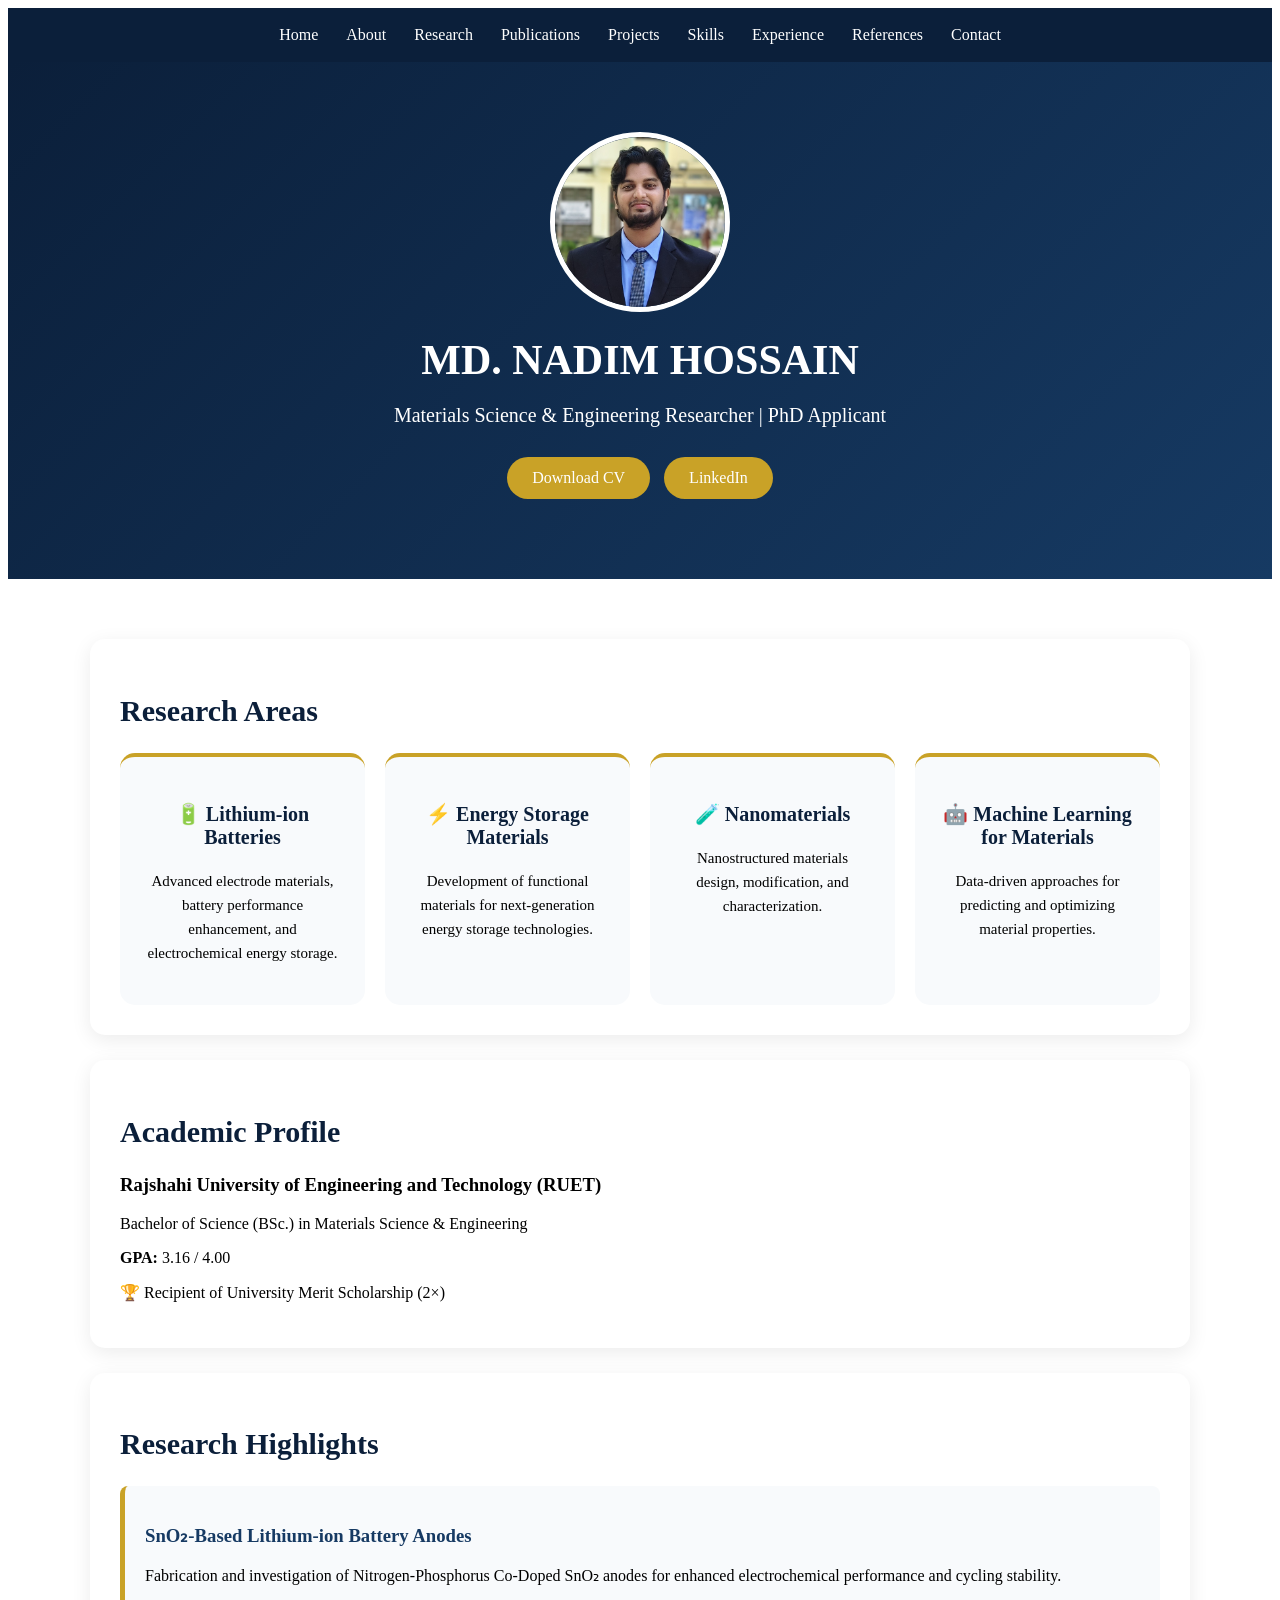
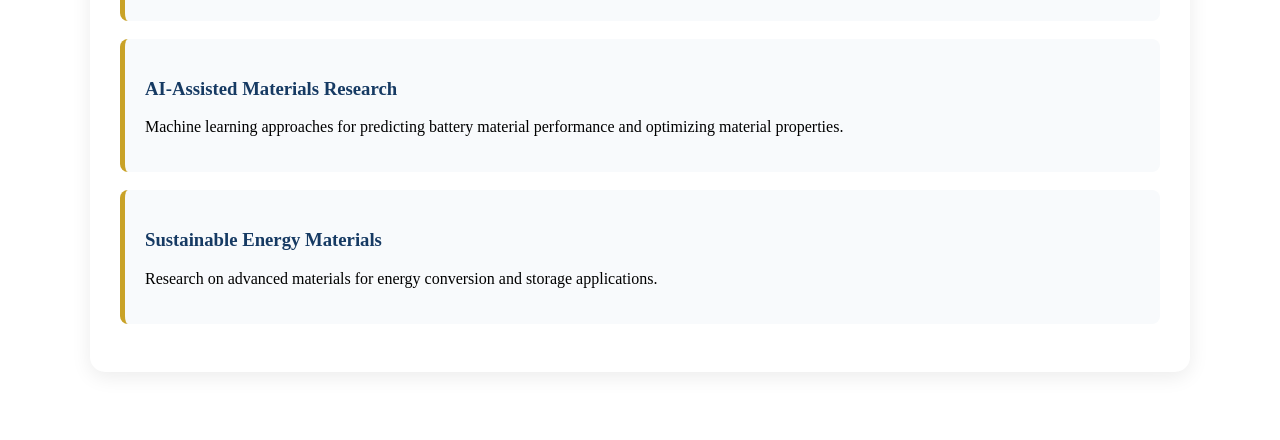
<file: index.html>
<!DOCTYPE html>
<html>
<head>
<title>Md. Nadim Hossain</title>
<link rel="stylesheet" href="css/style.css">
</head>

<body>

<nav>
<a href="index.html">Home</a>
<a href="about.html">About</a>
<a href="research.html">Research</a>
<a href="publications.html">Publications</a>
<a href="projects.html">Projects</a>
<a href="skills.html">Skills</a>
<a href="experience.html">Experience</a>
<a href="references.html">References</a>
<a href="contact.html">Contact</a>
</nav>


<div class="hero">

<img class="profile" src="profile.jpg">

<h1>MD. NADIM HOSSAIN</h1>

<p>
Materials Science & Engineering Researcher | PhD Applicant
</p>


<a href="assets/cv.pdf" class="btn" target="_blank">
Download CV
</a>


<a class="btn" 
href="https://www.linkedin.com/in/md-nadim-hossain-80517b2b6" 
target="_blank">
LinkedIn
</a>

</div>



<div class="container">


<!-- Research Areas -->

<div class="card">

<h2>Research Areas</h2>


<div class="research-grid">


<div class="research-box">

<h3>🔋 Lithium-ion Batteries</h3>

<p>
Advanced electrode materials, battery performance enhancement,
and electrochemical energy storage.
</p>

</div>



<div class="research-box">

<h3>⚡ Energy Storage Materials</h3>

<p>
Development of functional materials for next-generation
energy storage technologies.
</p>

</div>



<div class="research-box">

<h3>🧪 Nanomaterials</h3>

<p>
Nanostructured materials design, modification,
and characterization.
</p>

</div>



<div class="research-box">

<h3>🤖 Machine Learning for Materials</h3>

<p>
Data-driven approaches for predicting and optimizing
material properties.
</p>

</div>


</div>

</div>




<!-- Academic Profile -->

<div class="card">

<h2>Academic Profile</h2>


<h3>
Rajshahi University of Engineering and Technology (RUET)
</h3>


<p>
Bachelor of Science (BSc.) in Materials Science & Engineering
</p>


<p>
<b>GPA:</b> 3.16 / 4.00
</p>


<p>
🏆 Recipient of University Merit Scholarship (2×)
</p>


</div>





<!-- Research Highlights -->


<div class="card">


<h2>Research Highlights</h2>



<div class="highlight">

<h3>
SnO₂-Based Lithium-ion Battery Anodes
</h3>

<p>
Fabrication and investigation of Nitrogen-Phosphorus Co-Doped SnO₂
anodes for enhanced electrochemical performance and cycling stability.
</p>

</div>




<div class="highlight">

<h3>
AI-Assisted Materials Research
</h3>

<p>
Machine learning approaches for predicting battery material
performance and optimizing material properties.
</p>

</div>





<div class="highlight">

<h3>
Sustainable Energy Materials
</h3>

<p>
Research on advanced materials for energy conversion
and storage applications.
</p>

</div>


</div>



</div>


</body>
</html>
</file>
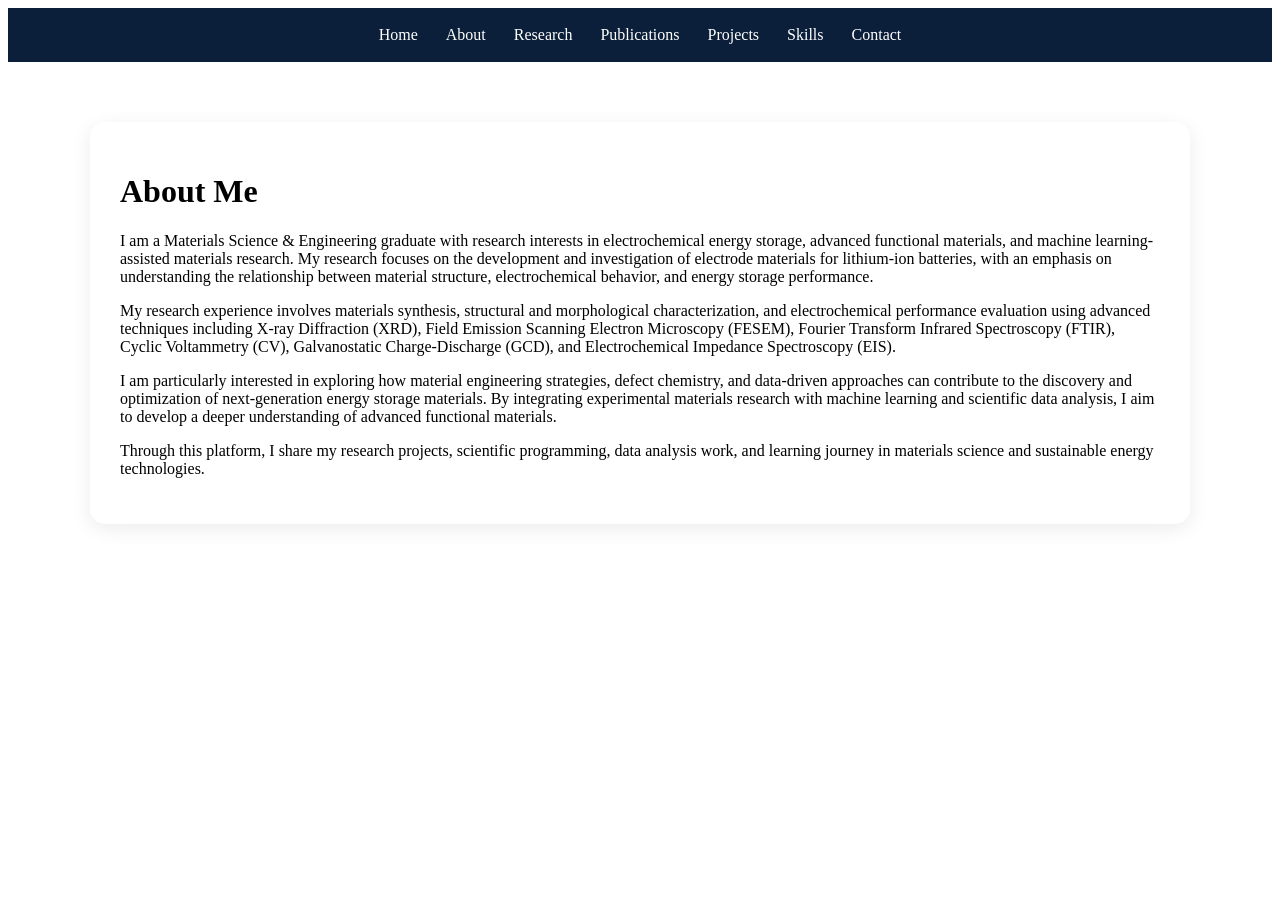
<file: about.html>
<!DOCTYPE html>
<html>
<head>
<title>About Me</title>
<link rel="stylesheet" href="css/style.css">
</head>
<body>
<nav>
<a href="index.html">Home</a>
<a href="about.html">About</a>
<a href="research.html">Research</a>
<a href="publications.html">Publications</a>
<a href="projects.html">Projects</a>
<a href="skills.html">Skills</a>
<a href="contact.html">Contact</a>
</nav>
<div class="container">
<div class="card">

<h1>About Me</h1>

<p>
I am a Materials Science & Engineering graduate with research interests in 
electrochemical energy storage, advanced functional materials, and 
machine learning-assisted materials research. My research focuses on the 
development and investigation of electrode materials for lithium-ion batteries, 
with an emphasis on understanding the relationship between material structure, 
electrochemical behavior, and energy storage performance.
</p>

<p>
My research experience involves materials synthesis, structural and 
morphological characterization, and electrochemical performance evaluation 
using advanced techniques including X-ray Diffraction (XRD), Field Emission 
Scanning Electron Microscopy (FESEM), Fourier Transform Infrared Spectroscopy 
(FTIR), Cyclic Voltammetry (CV), Galvanostatic Charge-Discharge (GCD), and 
Electrochemical Impedance Spectroscopy (EIS).
</p>

<p>
I am particularly interested in exploring how material engineering strategies, 
defect chemistry, and data-driven approaches can contribute to the discovery 
and optimization of next-generation energy storage materials. By integrating 
experimental materials research with machine learning and scientific data 
analysis, I aim to develop a deeper understanding of advanced functional 
materials.
</p>

<p>
Through this platform, I share my research projects, scientific programming, 
data analysis work, and learning journey in materials science and sustainable 
energy technologies.
</p>

</div>
</div>
</body>
</html>
</file>
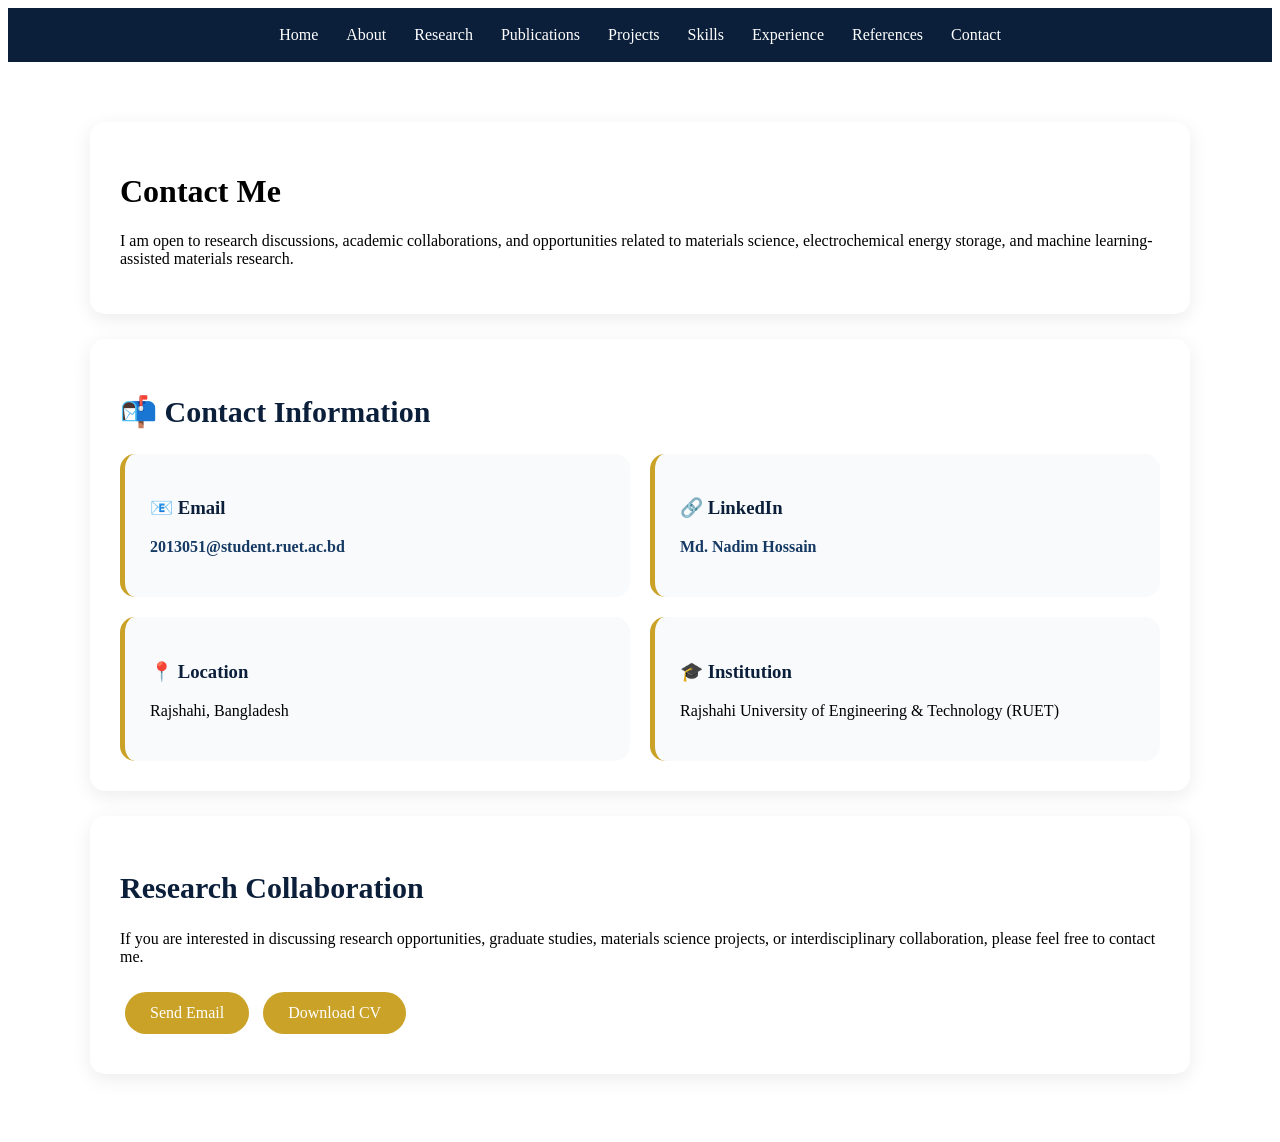
<file: contact.html>
<!DOCTYPE html>
<html>

<head>

<title>Contact | Md. Nadim Hossain</title>

<link rel="stylesheet" href="css/style.css">

</head>


<body>


<nav>

<a href="index.html">Home</a>
<a href="about.html">About</a>
<a href="research.html">Research</a>
<a href="publications.html">Publications</a>
<a href="projects.html">Projects</a>
<a href="skills.html">Skills</a>
<a href="experience.html">Experience</a>
<a href="references.html">References</a>
<a href="contact.html">Contact</a>

</nav>




<div class="container">



<!-- Contact Introduction -->

<div class="card">


<h1>Contact Me</h1>


<p>
I am open to research discussions, academic collaborations, and opportunities 
related to materials science, electrochemical energy storage, and 
machine learning-assisted materials research.
</p>


</div>






<!-- Contact Information -->

<div class="card">


<h2>📬 Contact Information</h2>



<div class="contact-grid">



<div class="contact-box">

<h3>📧 Email</h3>

<p>
<a href="mailto:2013051@student.ruet.ac.bd">
2013051@student.ruet.ac.bd
</a>
</p>

</div>




<div class="contact-box">

<h3>🔗 LinkedIn</h3>

<p>
<a href="https://www.linkedin.com/in/md-nadim-hossain-80517b2b6" target="_blank">
Md. Nadim Hossain
</a>
</p>

</div>




<div class="contact-box">

<h3>📍 Location</h3>

<p>
Rajshahi, Bangladesh
</p>

</div>




<div class="contact-box">

<h3>🎓 Institution</h3>

<p>
Rajshahi University of Engineering & Technology (RUET)
</p>

</div>


</div>


</div>







<!-- Research Collaboration -->

<div class="card">


<h2>Research Collaboration</h2>


<p>
If you are interested in discussing research opportunities, graduate studies, 
materials science projects, or interdisciplinary collaboration, please feel 
free to contact me.
</p>


<a href="mailto:2013051@student.ruet.ac.bd" class="btn">

Send Email

</a>


<a href="assets/cv.pdf" class="btn" target="_blank">

Download CV

</a>


</div>










</div>



</body>

</html>
</file>
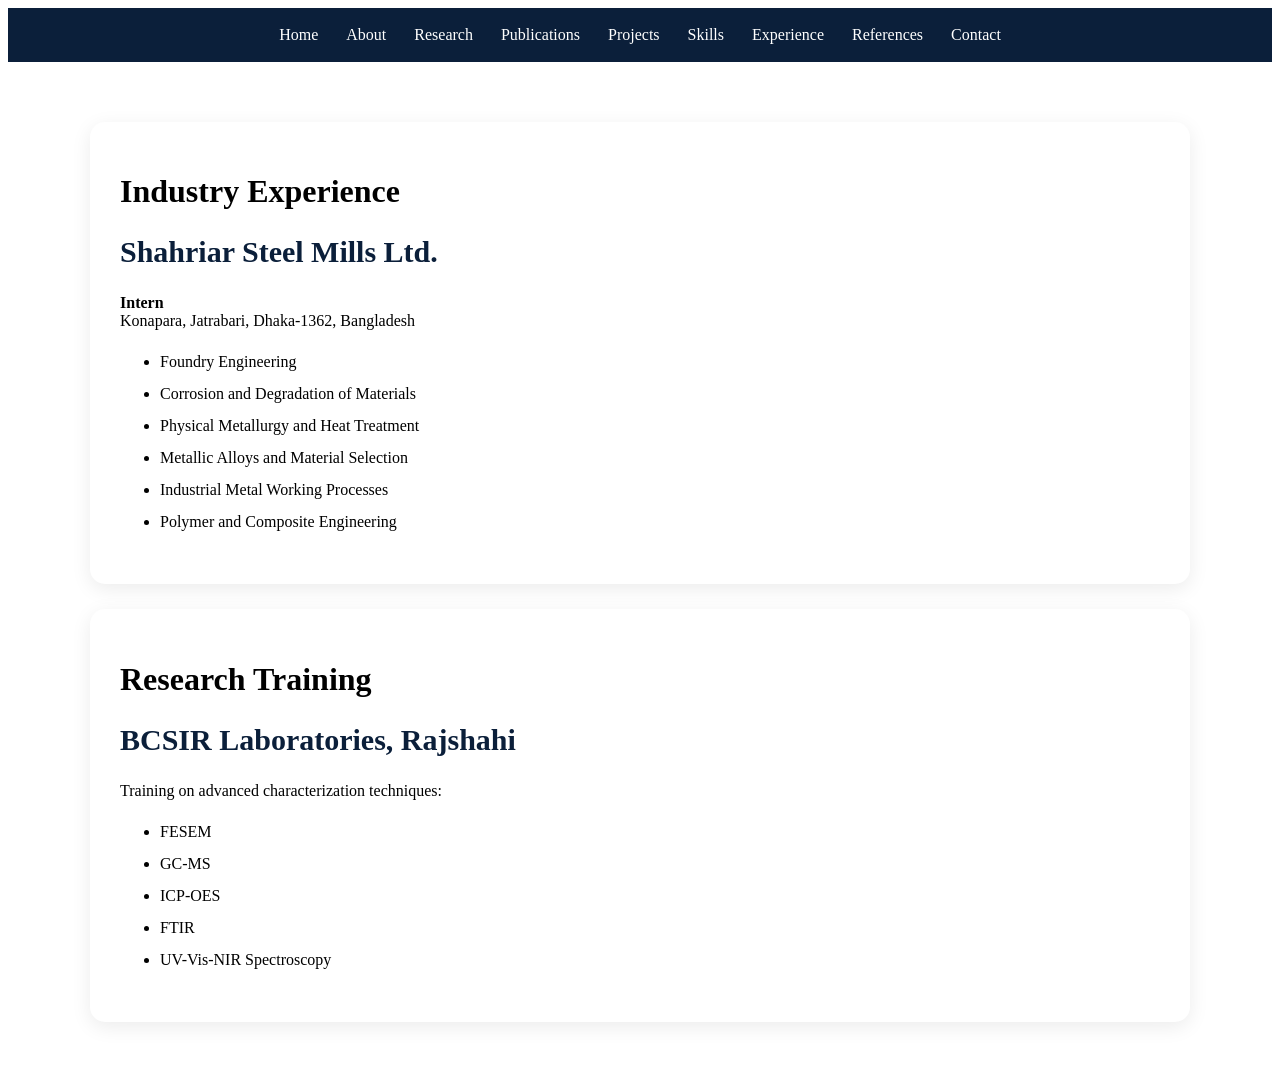
<file: experience.html>
<!DOCTYPE html>
<html>

<head>

<title>Experience | Md. Nadim Hossain</title>

<link rel="stylesheet" href="css/style.css">

</head>


<body>


<nav>

<a href="index.html">Home</a>
<a href="about.html">About</a>
<a href="research.html">Research</a>
<a href="publications.html">Publications</a>
<a href="projects.html">Projects</a>
<a href="skills.html">Skills</a>
<a href="experience.html">Experience</a>
<a href="references.html">References</a>
<a href="contact.html">Contact</a>

</nav>



<div class="container">


<div class="card">

<h1>Industry Experience</h1>


<h2>Shahriar Steel Mills Ltd.</h2>

<p>
<b>Intern</b><br>
Konapara, Jatrabari, Dhaka-1362, Bangladesh
</p>


<ul>

<li>Foundry Engineering</li>

<li>Corrosion and Degradation of Materials</li>

<li>Physical Metallurgy and Heat Treatment</li>

<li>Metallic Alloys and Material Selection</li>

<li>Industrial Metal Working Processes</li>

<li>Polymer and Composite Engineering</li>

</ul>


</div>





<div class="card">

<h1>Research Training</h1>


<h2>BCSIR Laboratories, Rajshahi</h2>


<p>
Training on advanced characterization techniques:
</p>


<ul>

<li>FESEM</li>
<li>GC-MS</li>
<li>ICP-OES</li>
<li>FTIR</li>
<li>UV-Vis-NIR Spectroscopy</li>

</ul>


</div>



</div>


</body>

</html>
</file>
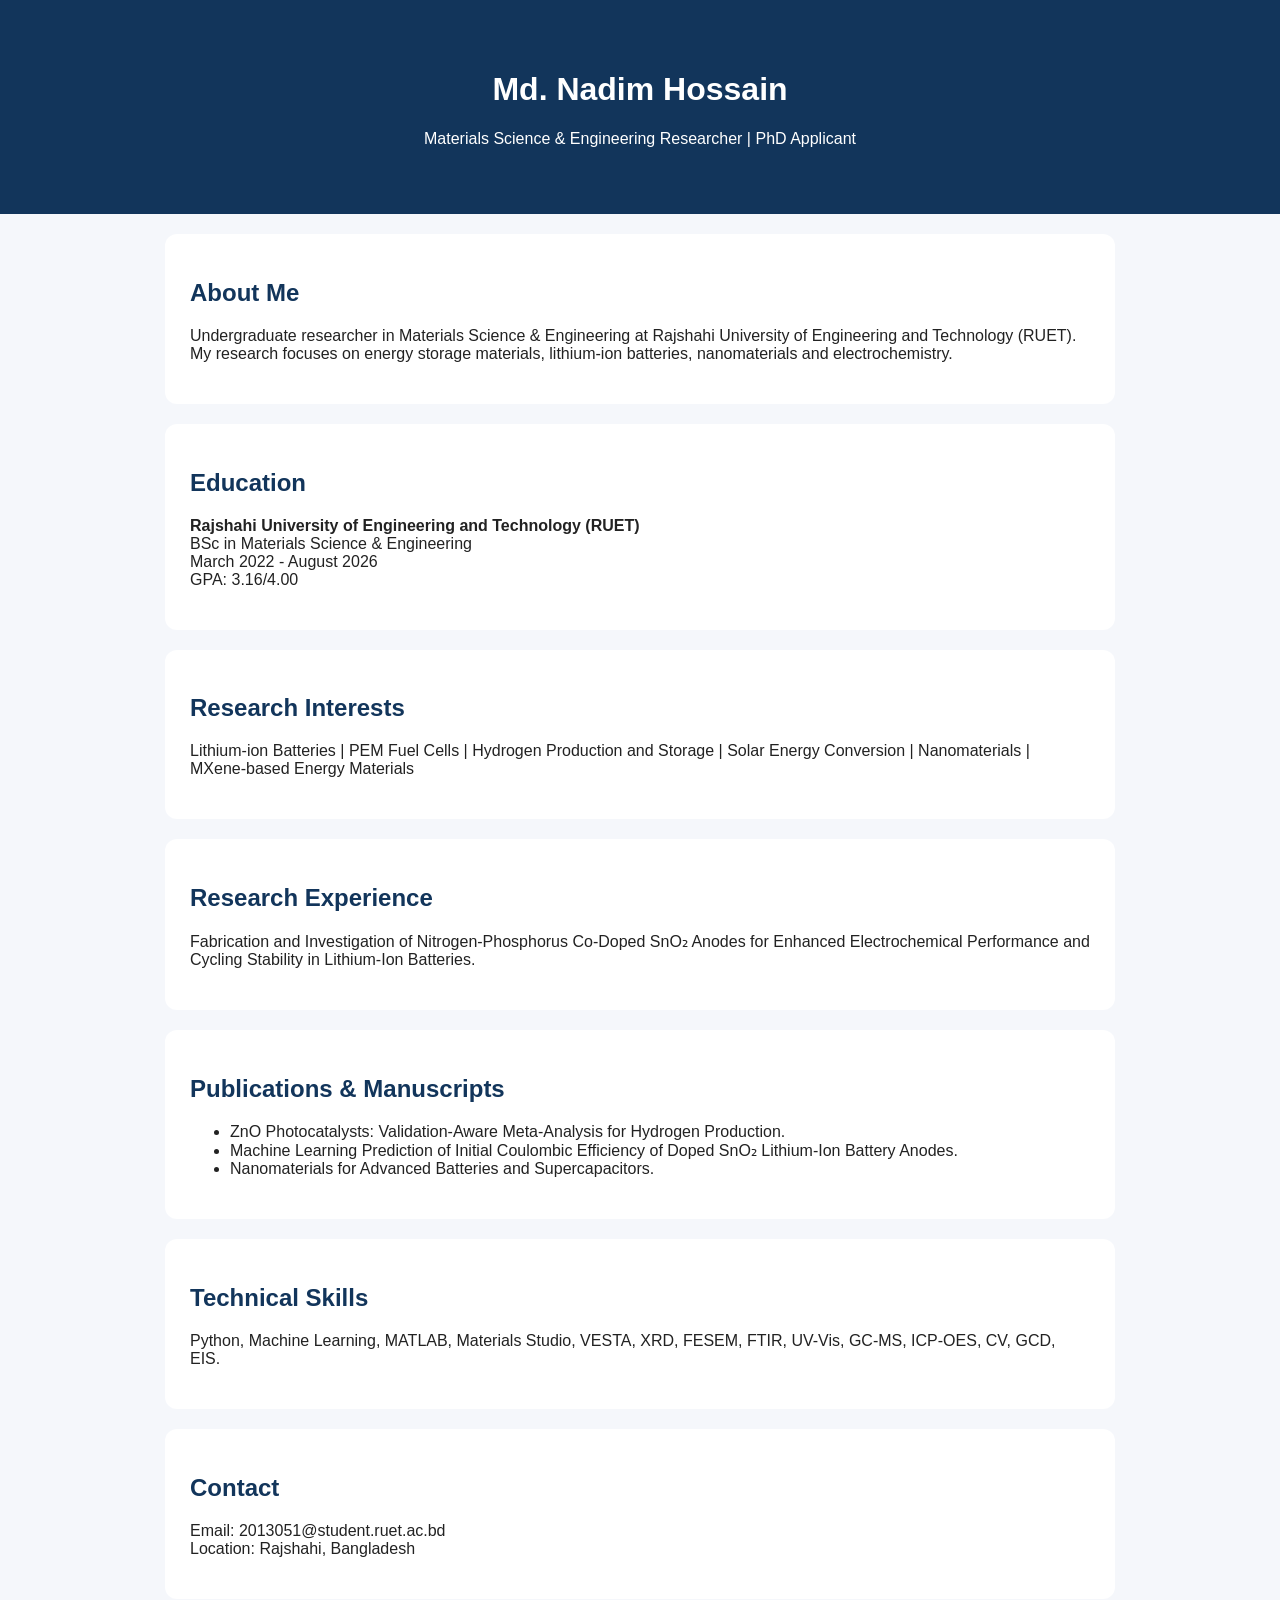
<file: Nadim_PhD_Portfolio_index.html>
<!DOCTYPE html>
<html lang="en">
<head>
<meta charset="UTF-8">
<meta name="viewport" content="width=device-width, initial-scale=1.0">
<title>Md. Nadim Hossain | PhD Applicant</title>
<style>
body{font-family:Arial,sans-serif;margin:0;background:#f5f7fb;color:#222}
header{background:#12355b;color:white;padding:50px;text-align:center}
section{background:white;max-width:900px;margin:20px auto;padding:25px;border-radius:12px}
h2{color:#12355b}
</style>
</head>
<body>

<header>
<h1>Md. Nadim Hossain</h1>
<p>Materials Science & Engineering Researcher | PhD Applicant</p>
</header>

<section>
<h2>About Me</h2>
<p>Undergraduate researcher in Materials Science & Engineering at Rajshahi University of Engineering and Technology (RUET). My research focuses on energy storage materials, lithium-ion batteries, nanomaterials and electrochemistry.</p>
</section>

<section>
<h2>Education</h2>
<p><b>Rajshahi University of Engineering and Technology (RUET)</b><br>
BSc in Materials Science & Engineering<br>
March 2022 - August 2026<br>
GPA: 3.16/4.00</p>
</section>

<section>
<h2>Research Interests</h2>
<p>Lithium-ion Batteries | PEM Fuel Cells | Hydrogen Production and Storage | Solar Energy Conversion | Nanomaterials | MXene-based Energy Materials</p>
</section>

<section>
<h2>Research Experience</h2>
<p>Fabrication and Investigation of Nitrogen-Phosphorus Co-Doped SnO₂ Anodes for Enhanced Electrochemical Performance and Cycling Stability in Lithium-Ion Batteries.</p>
</section>

<section>
<h2>Publications & Manuscripts</h2>
<ul>
<li>ZnO Photocatalysts: Validation-Aware Meta-Analysis for Hydrogen Production.</li>
<li>Machine Learning Prediction of Initial Coulombic Efficiency of Doped SnO₂ Lithium-Ion Battery Anodes.</li>
<li>Nanomaterials for Advanced Batteries and Supercapacitors.</li>
</ul>
</section>

<section>
<h2>Technical Skills</h2>
<p>Python, Machine Learning, MATLAB, Materials Studio, VESTA, XRD, FESEM, FTIR, UV-Vis, GC-MS, ICP-OES, CV, GCD, EIS.</p>
</section>

<section>
<h2>Contact</h2>
<p>Email: 2013051@student.ruet.ac.bd<br>
Location: Rajshahi, Bangladesh</p>
</section>

</body>
</html>
</file>
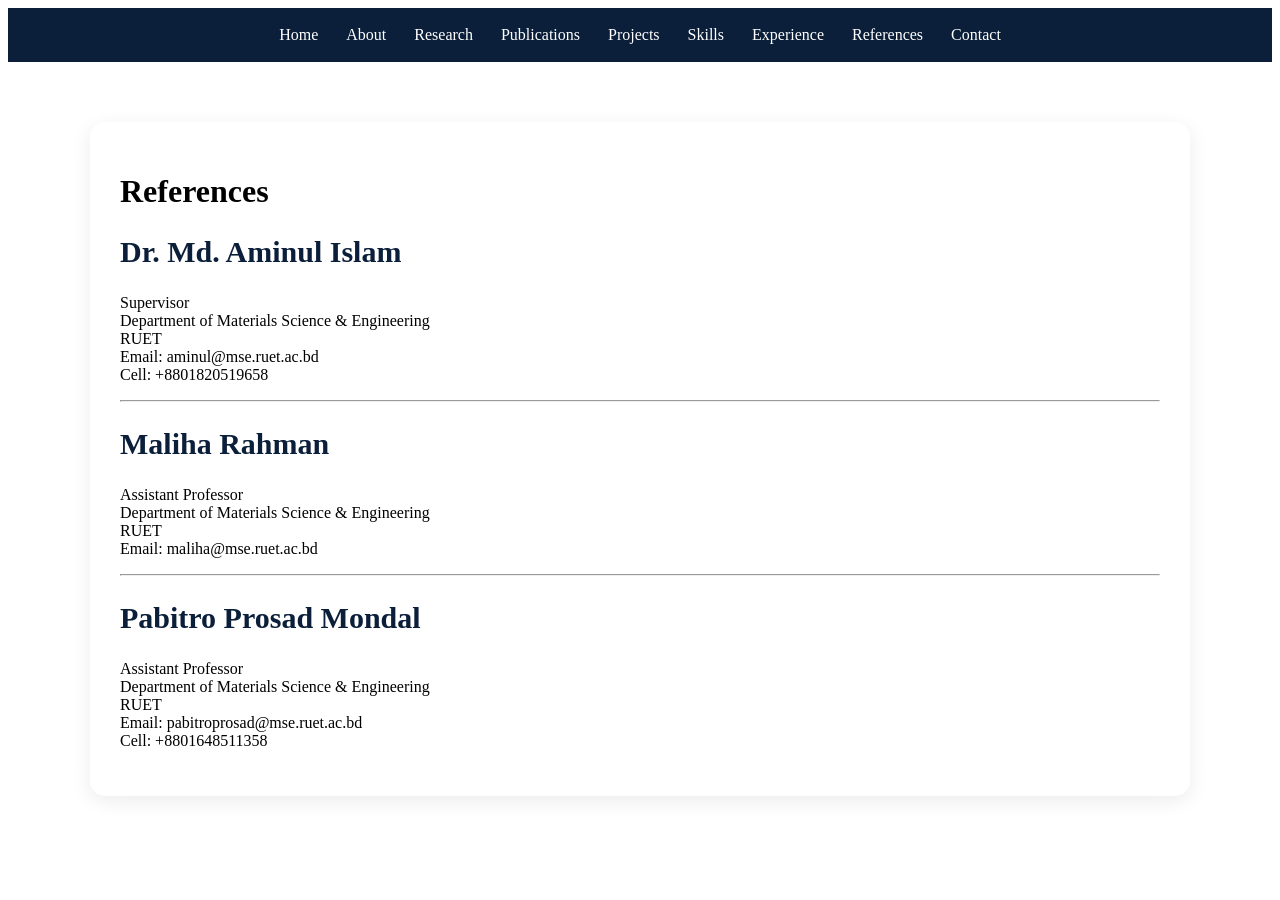
<file: references.html>
<!DOCTYPE html>
<html>

<head>

<title>References | Md. Nadim Hossain</title>

<link rel="stylesheet" href="css/style.css">

</head>


<body>


<nav>

<a href="index.html">Home</a>
<a href="about.html">About</a>
<a href="research.html">Research</a>
<a href="publications.html">Publications</a>
<a href="projects.html">Projects</a>
<a href="skills.html">Skills</a>
<a href="experience.html">Experience</a>
<a href="references.html">References</a>
<a href="contact.html">Contact</a>

</nav>



<div class="container">


<div class="card">


<h1>References</h1>



<h2>Dr. Md. Aminul Islam</h2>

<p>
Supervisor<br>
Department of Materials Science & Engineering<br>
RUET<br>
Email: aminul@mse.ruet.ac.bd<br>
Cell: +8801820519658
</p>



<hr>



<h2>Maliha Rahman</h2>

<p>
Assistant Professor<br>
Department of Materials Science & Engineering<br>
RUET<br>
Email: maliha@mse.ruet.ac.bd
</p>



<hr>



<h2>Pabitro Prosad Mondal</h2>

<p>
Assistant Professor<br>
Department of Materials Science & Engineering<br>
RUET<br>
Email: pabitroprosad@mse.ruet.ac.bd<br>
Cell: +8801648511358
</p>



</div>


</div>


</body>

</html>
</file>
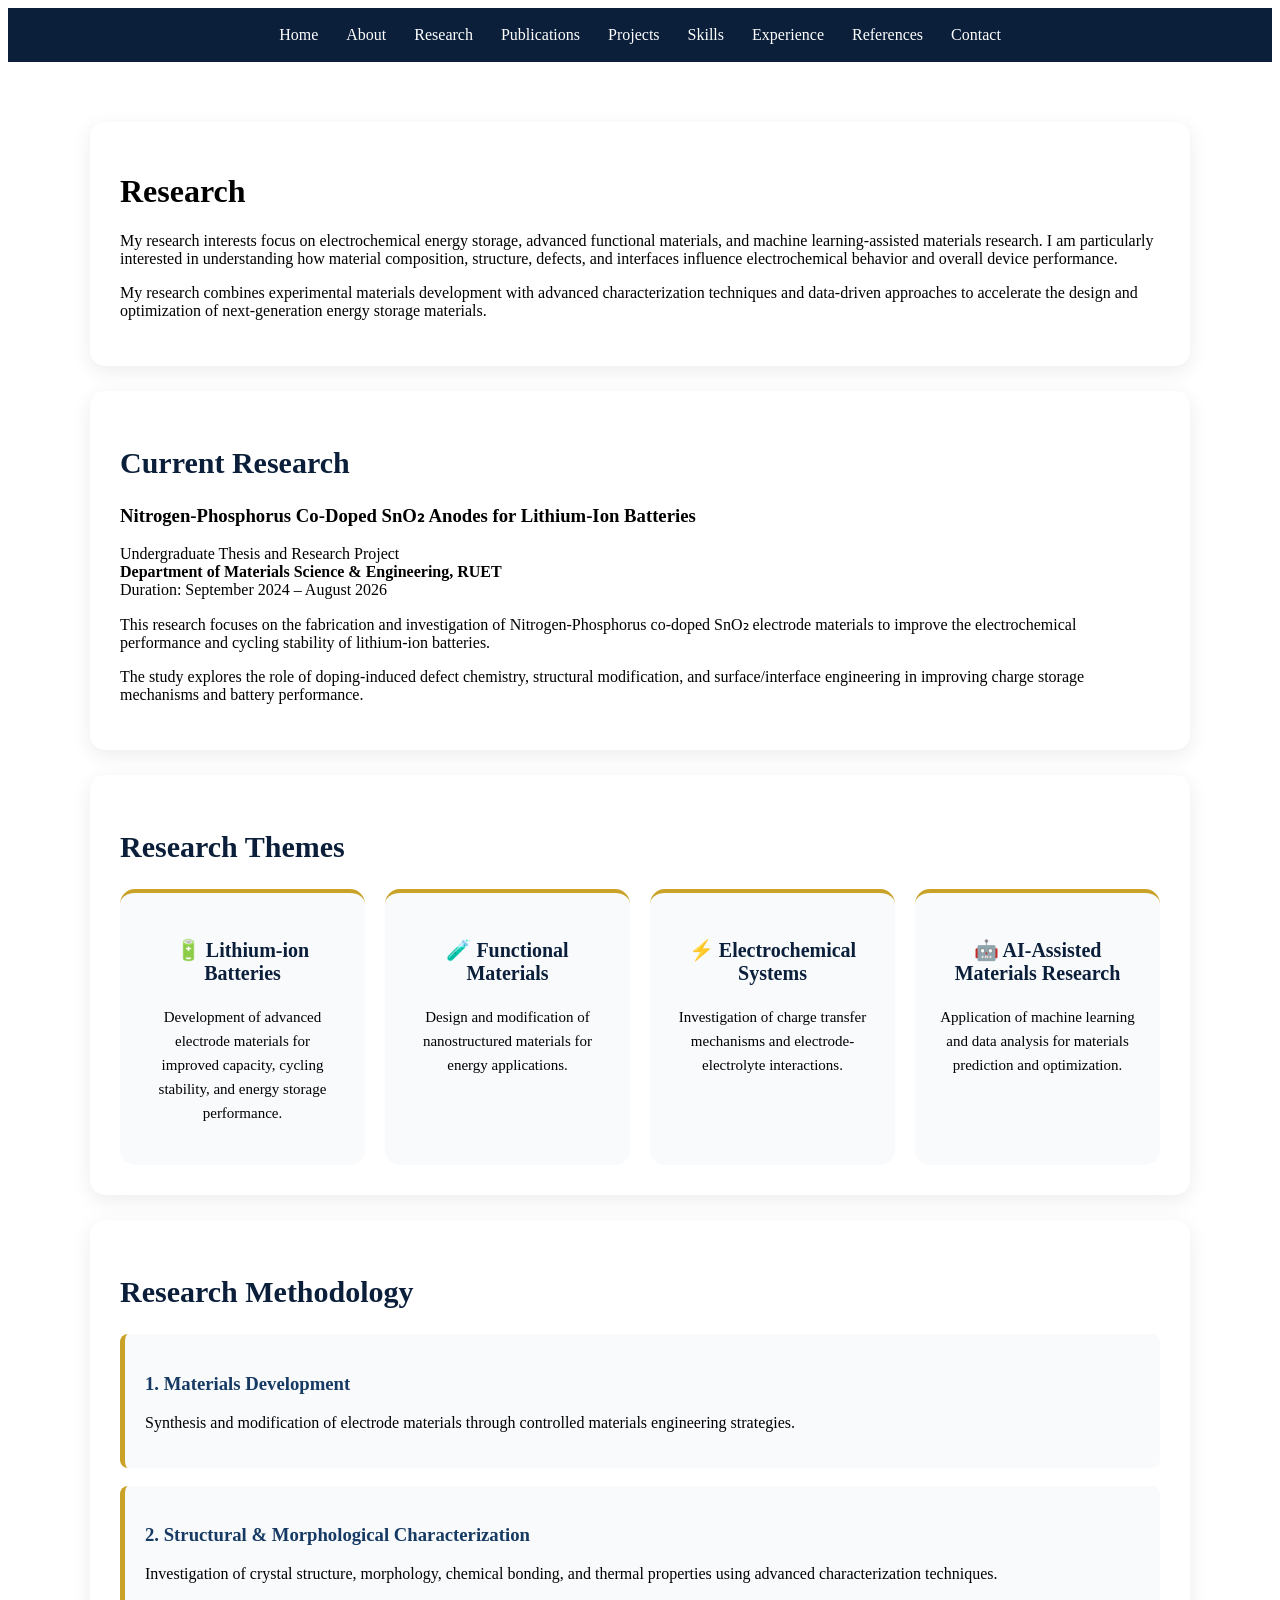
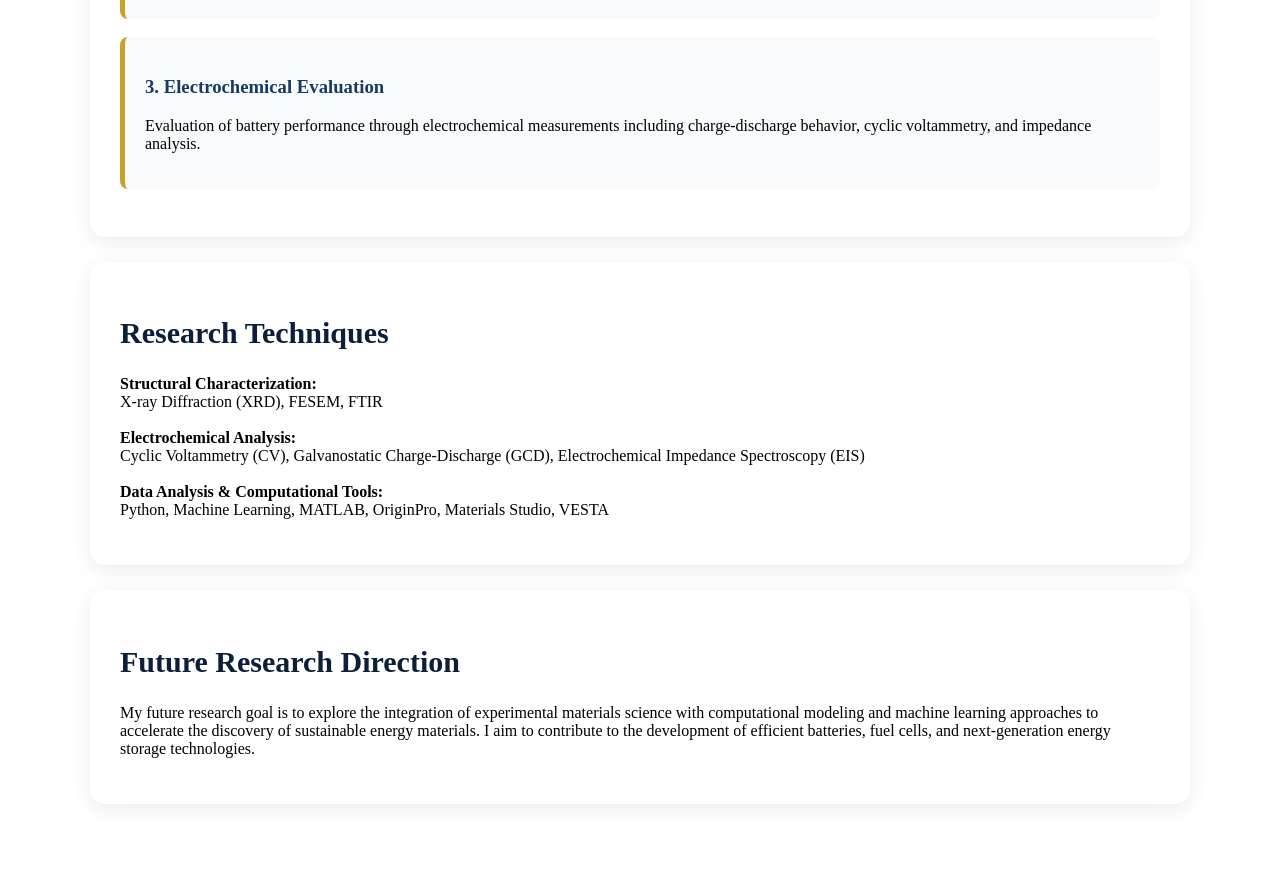
<file: research.html>
<!DOCTYPE html>
<html>

<head>

<title>Research | Md. Nadim Hossain</title>

<link rel="stylesheet" href="css/style.css">

</head>


<body>


<nav>

<a href="index.html">Home</a>
<a href="about.html">About</a>
<a href="research.html">Research</a>
<a href="publications.html">Publications</a>
<a href="projects.html">Projects</a>
<a href="skills.html">Skills</a>
<a href="experience.html">Experience</a>
<a href="references.html">References</a>
<a href="contact.html">Contact</a>

</nav>



<div class="container">



<!-- Research Overview -->

<div class="card">

<h1>Research</h1>

<p>
My research interests focus on electrochemical energy storage, advanced 
functional materials, and machine learning-assisted materials research. 
I am particularly interested in understanding how material composition, 
structure, defects, and interfaces influence electrochemical behavior and 
overall device performance.
</p>

<p>
My research combines experimental materials development with advanced 
characterization techniques and data-driven approaches to accelerate the 
design and optimization of next-generation energy storage materials.
</p>

</div>





<!-- Current Research -->

<div class="card">


<h2>Current Research</h2>


<h3>
Nitrogen-Phosphorus Co-Doped SnO₂ Anodes for Lithium-Ion Batteries
</h3>


<p>
Undergraduate Thesis and Research Project<br>
<b>Department of Materials Science & Engineering, RUET</b><br>
Duration: September 2024 – August 2026
</p>


<p>
This research focuses on the fabrication and investigation of 
Nitrogen-Phosphorus co-doped SnO₂ electrode materials to improve the 
electrochemical performance and cycling stability of lithium-ion batteries.
</p>


<p>
The study explores the role of doping-induced defect chemistry, structural 
modification, and surface/interface engineering in improving charge storage 
mechanisms and battery performance.
</p>


</div>





<!-- Research Themes -->


<div class="card">


<h2>Research Themes</h2>


<div class="research-grid">


<div class="research-box">

<h3>🔋 Lithium-ion Batteries</h3>

<p>
Development of advanced electrode materials for improved capacity, 
cycling stability, and energy storage performance.
</p>

</div>



<div class="research-box">

<h3>🧪 Functional Materials</h3>

<p>
Design and modification of nanostructured materials for energy applications.
</p>

</div>



<div class="research-box">

<h3>⚡ Electrochemical Systems</h3>

<p>
Investigation of charge transfer mechanisms and electrode-electrolyte 
interactions.
</p>

</div>



<div class="research-box">

<h3>🤖 AI-Assisted Materials Research</h3>

<p>
Application of machine learning and data analysis for materials prediction 
and optimization.
</p>

</div>


</div>


</div>





<!-- Research Methodology -->


<div class="card">


<h2>Research Methodology</h2>


<div class="highlight">

<h3>1. Materials Development</h3>

<p>
Synthesis and modification of electrode materials through controlled 
materials engineering strategies.
</p>

</div>



<div class="highlight">

<h3>2. Structural & Morphological Characterization</h3>

<p>
Investigation of crystal structure, morphology, chemical bonding, and 
thermal properties using advanced characterization techniques.
</p>

</div>



<div class="highlight">

<h3>3. Electrochemical Evaluation</h3>

<p>
Evaluation of battery performance through electrochemical measurements 
including charge-discharge behavior, cyclic voltammetry, and impedance analysis.
</p>

</div>


</div>






<!-- Research Techniques -->


<div class="card">


<h2>Research Techniques</h2>


<p>

<b>Structural Characterization:</b><br>
X-ray Diffraction (XRD), FESEM, FTIR

<br><br>


<b>Electrochemical Analysis:</b><br>
Cyclic Voltammetry (CV), Galvanostatic Charge-Discharge (GCD), 
Electrochemical Impedance Spectroscopy (EIS)

<br><br>


<b>Data Analysis & Computational Tools:</b><br>
Python, Machine Learning, MATLAB, OriginPro, Materials Studio, VESTA

</p>


</div>







<!-- Future Direction -->


<div class="card">


<h2>Future Research Direction</h2>


<p>
My future research goal is to explore the integration of experimental 
materials science with computational modeling and machine learning approaches 
to accelerate the discovery of sustainable energy materials. I aim to 
contribute to the development of efficient batteries, fuel cells, and 
next-generation energy storage technologies.
</p>


</div>




</div>



</body>

</html>
</file>
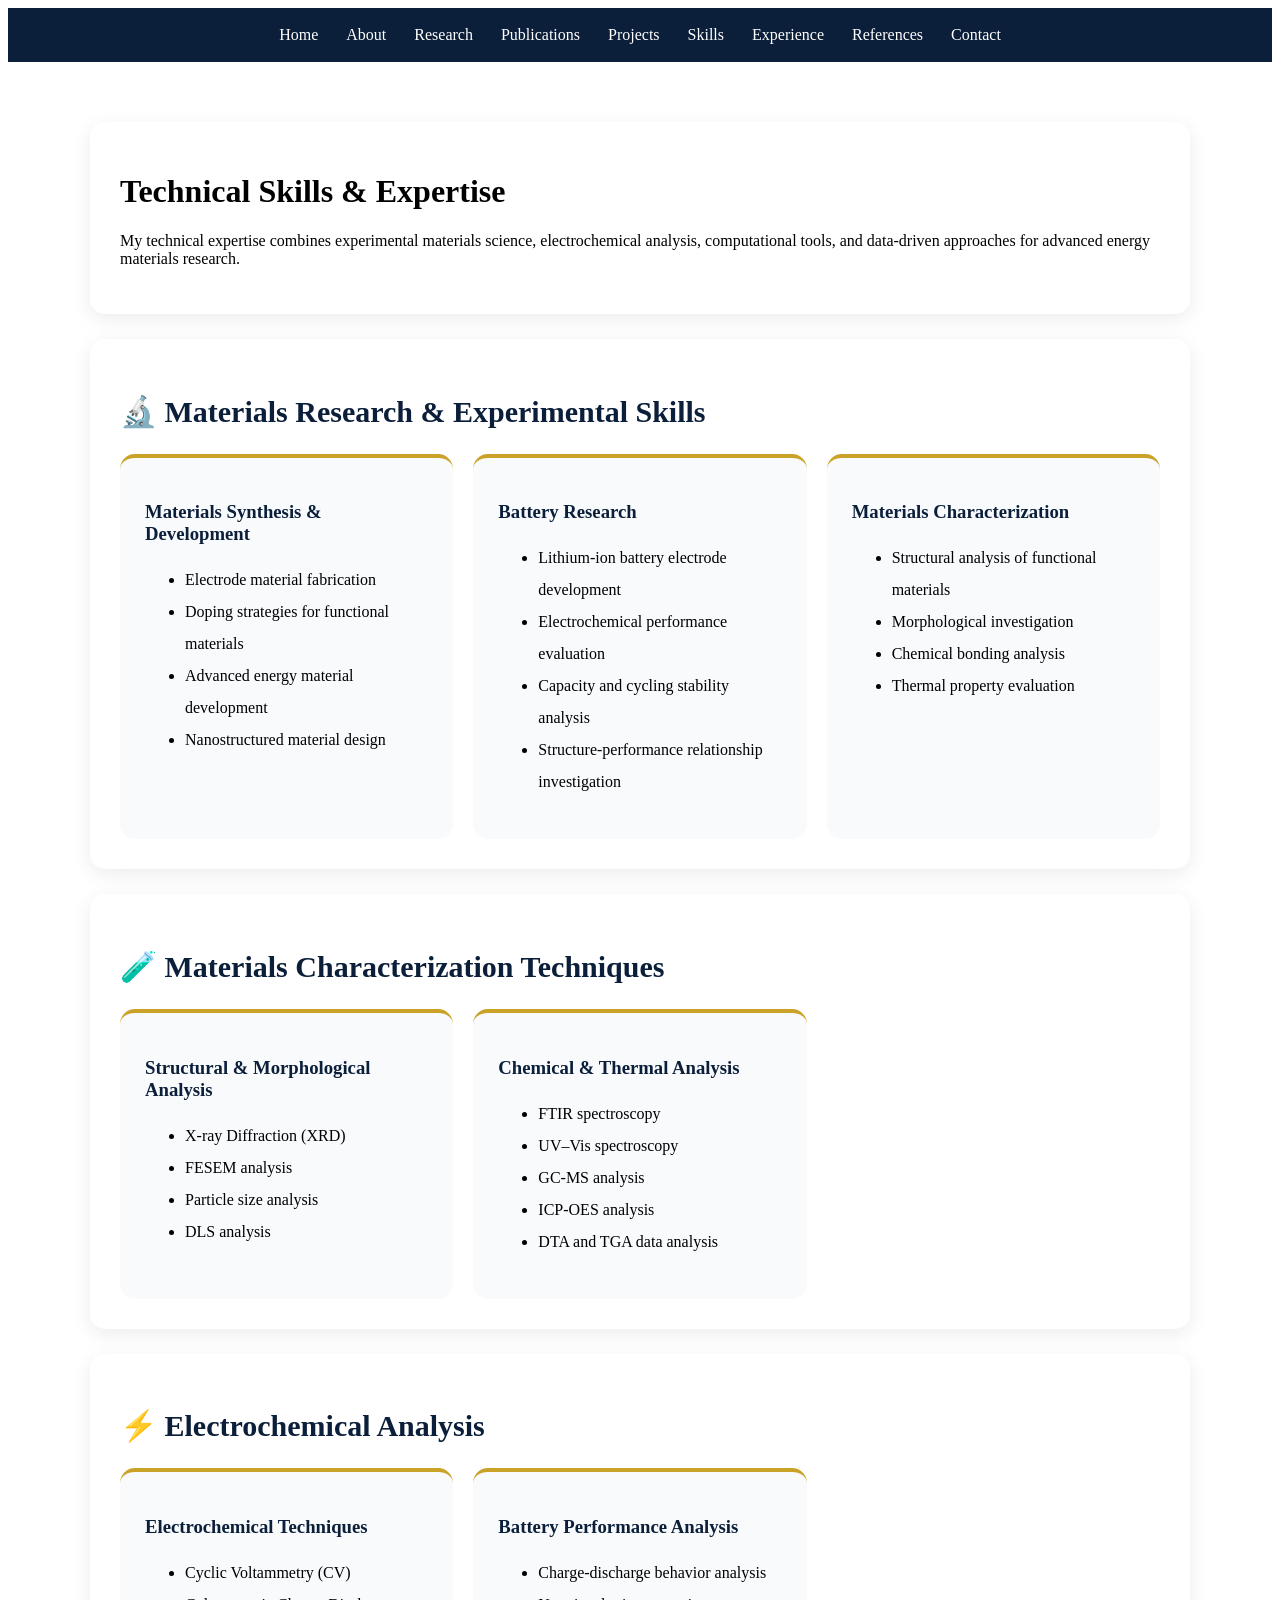
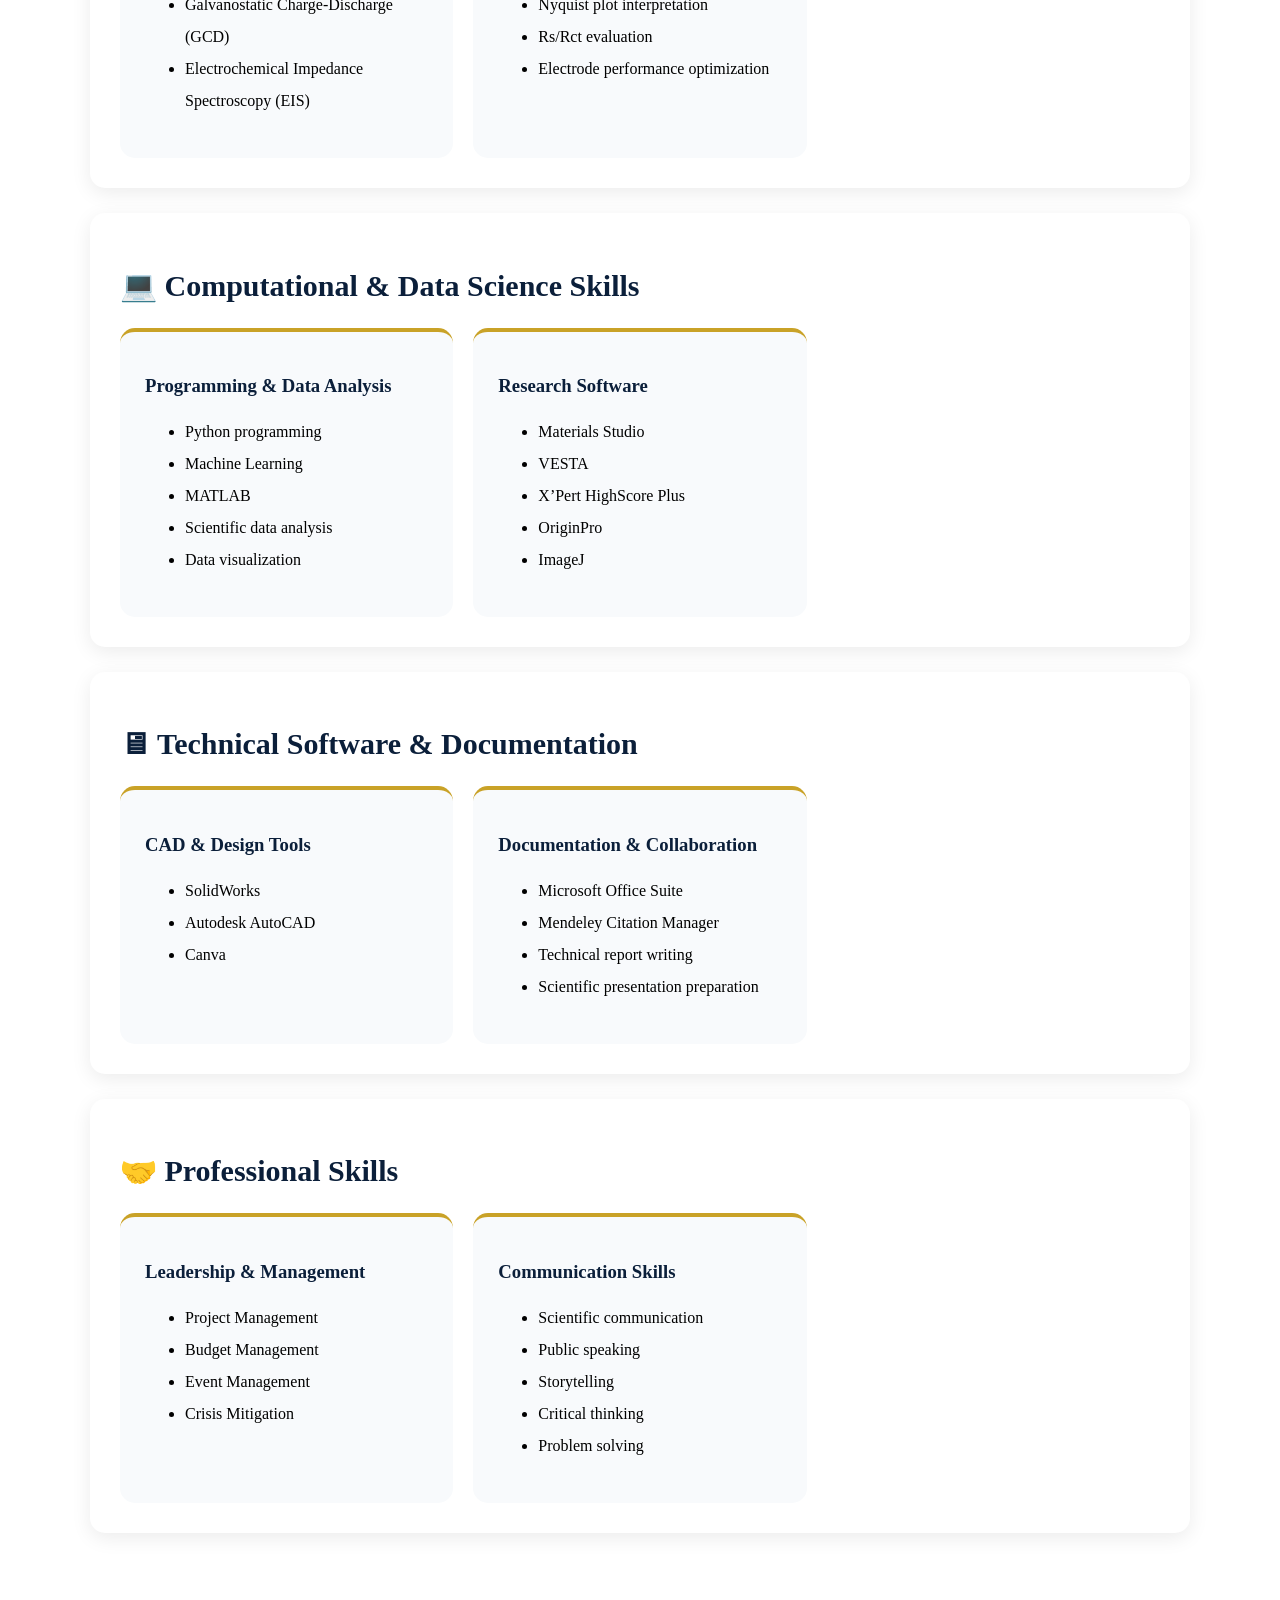
<file: skills.html>
<!DOCTYPE html>
<html>

<head>

<title>Skills | Md. Nadim Hossain</title>

<link rel="stylesheet" href="css/style.css">

</head>


<body>


<nav>

<a href="index.html">Home</a>
<a href="about.html">About</a>
<a href="research.html">Research</a>
<a href="publications.html">Publications</a>
<a href="projects.html">Projects</a>
<a href="skills.html">Skills</a>
<a href="experience.html">Experience</a>
<a href="references.html">References</a>
<a href="contact.html">Contact</a>

</nav>



<div class="container">


<div class="card">

<h1>Technical Skills & Expertise</h1>

<p>
My technical expertise combines experimental materials science, 
electrochemical analysis, computational tools, and data-driven approaches 
for advanced energy materials research.
</p>

</div>




<!-- Research Skills -->

<div class="card">

<h2>🔬 Materials Research & Experimental Skills</h2>


<div class="skill-grid">


<div class="skill-box">

<h3>Materials Synthesis & Development</h3>

<ul>
<li>Electrode material fabrication</li>
<li>Doping strategies for functional materials</li>
<li>Advanced energy material development</li>
<li>Nanostructured material design</li>
</ul>

</div>



<div class="skill-box">

<h3>Battery Research</h3>

<ul>
<li>Lithium-ion battery electrode development</li>
<li>Electrochemical performance evaluation</li>
<li>Capacity and cycling stability analysis</li>
<li>Structure-performance relationship investigation</li>
</ul>

</div>



<div class="skill-box">

<h3>Materials Characterization</h3>

<ul>
<li>Structural analysis of functional materials</li>
<li>Morphological investigation</li>
<li>Chemical bonding analysis</li>
<li>Thermal property evaluation</li>
</ul>

</div>


</div>

</div>






<div class="card">

<h2>🧪 Materials Characterization Techniques</h2>


<div class="skill-grid">


<div class="skill-box">

<h3>Structural & Morphological Analysis</h3>

<ul>
<li>X-ray Diffraction (XRD)</li>
<li>FESEM analysis</li>
<li>Particle size analysis</li>
<li>DLS analysis</li>
</ul>

</div>



<div class="skill-box">

<h3>Chemical & Thermal Analysis</h3>

<ul>
<li>FTIR spectroscopy</li>
<li>UV–Vis spectroscopy</li>
<li>GC-MS analysis</li>
<li>ICP-OES analysis</li>
<li>DTA and TGA data analysis</li>
</ul>

</div>


</div>

</div>







<div class="card">

<h2>⚡ Electrochemical Analysis</h2>


<div class="skill-grid">


<div class="skill-box">

<h3>Electrochemical Techniques</h3>

<ul>
<li>Cyclic Voltammetry (CV)</li>
<li>Galvanostatic Charge-Discharge (GCD)</li>
<li>Electrochemical Impedance Spectroscopy (EIS)</li>
</ul>

</div>



<div class="skill-box">

<h3>Battery Performance Analysis</h3>

<ul>
<li>Charge-discharge behavior analysis</li>
<li>Nyquist plot interpretation</li>
<li>Rs/Rct evaluation</li>
<li>Electrode performance optimization</li>
</ul>

</div>


</div>

</div>







<div class="card">

<h2>💻 Computational & Data Science Skills</h2>


<div class="skill-grid">


<div class="skill-box">

<h3>Programming & Data Analysis</h3>

<ul>
<li>Python programming</li>
<li>Machine Learning</li>
<li>MATLAB</li>
<li>Scientific data analysis</li>
<li>Data visualization</li>
</ul>

</div>



<div class="skill-box">

<h3>Research Software</h3>

<ul>
<li>Materials Studio</li>
<li>VESTA</li>
<li>X’Pert HighScore Plus</li>
<li>OriginPro</li>
<li>ImageJ</li>
</ul>

</div>


</div>

</div>







<div class="card">

<h2>🖥 Technical Software & Documentation</h2>


<div class="skill-grid">


<div class="skill-box">

<h3>CAD & Design Tools</h3>

<ul>
<li>SolidWorks</li>
<li>Autodesk AutoCAD</li>
<li>Canva</li>
</ul>

</div>



<div class="skill-box">

<h3>Documentation & Collaboration</h3>

<ul>
<li>Microsoft Office Suite</li>
<li>Mendeley Citation Manager</li>
<li>Technical report writing</li>
<li>Scientific presentation preparation</li>
</ul>

</div>


</div>

</div>







<div class="card">

<h2>🤝 Professional Skills</h2>


<div class="skill-grid">


<div class="skill-box">

<h3>Leadership & Management</h3>

<ul>
<li>Project Management</li>
<li>Budget Management</li>
<li>Event Management</li>
<li>Crisis Mitigation</li>
</ul>

</div>



<div class="skill-box">

<h3>Communication Skills</h3>

<ul>
<li>Scientific communication</li>
<li>Public speaking</li>
<li>Storytelling</li>
<li>Critical thinking</li>
<li>Problem solving</li>
</ul>

</div>


</div>

</div>



</div>


</body>

</html>
</file>
<file: css/style.css>
GLOBAL STYLE
========================= */

body{
    margin:0;
    font-family:Arial, Helvetica, sans-serif;
    background:#f5f7fb;
    color:#243447;
}


/* =========================
   NAVIGATION BAR
========================= */

nav{
    background:#0b1f3a;
    padding:18px;
    text-align:center;
    position:sticky;
    top:0;
    z-index:1000;
}


nav a{
    color:white;
    margin:8px 12px;
    text-decoration:none;
    font-size:16px;
    transition:0.3s;
}


nav a:hover{
    color:#c9a227;
}



/* =========================
   HERO SECTION
========================= */

.hero{
    background:linear-gradient(135deg,#0b1f3a,#163a63);
    color:white;
    padding:70px 20px;
    text-align:center;
}


.hero h1{
    font-size:42px;
    margin:20px 0 10px;
}


.hero p{
    font-size:20px;
}


/* Profile Image */

.profile{
    width:170px;
    height:170px;
    border-radius:50%;
    object-fit:cover;
    border:5px solid white;
}



/* =========================
   BUTTON
========================= */

.btn{

    display:inline-block;
    background:#c9a227;
    color:white;
    padding:12px 25px;
    border-radius:30px;
    text-decoration:none;
    margin:10px 5px;
    transition:0.3s;

}


.btn:hover{

    background:#a8840f;
    transform:translateY(-3px);

}




/* =========================
   CONTENT CONTAINER
========================= */


.container{

    max-width:1100px;
    margin:auto;
    padding:35px;

}




/* =========================
   CARD STYLE
========================= */


.card{

    background:white;
    padding:30px;
    margin:25px 0;
    border-radius:15px;
    box-shadow:0 5px 20px rgba(0,0,0,0.08);

}



.card h2{

    color:#0b1f3a;
    font-size:30px;
    margin-bottom:25px;

}



/* =========================
   RESEARCH AREA GRID
========================= */


.research-grid{

    display:grid;
    grid-template-columns:repeat(4,1fr);
    gap:20px;

}



.research-box{

    background:#f8fafc;
    padding:25px;
    text-align:center;
    border-radius:15px;
    border-top:4px solid #c9a227;
    transition:0.3s;

}



.research-box:hover{

    transform:translateY(-8px);
    box-shadow:0 10px 25px rgba(0,0,0,0.15);

}



.research-box h3{

    color:#0b1f3a;
    font-size:20px;

}



.research-box p{

    font-size:15px;
    line-height:1.6;

}




/* =========================
   RESEARCH HIGHLIGHTS
========================= */


.highlight{

    background:#f8fafc;
    padding:20px;
    margin:18px 0;
    border-left:5px solid #c9a227;
    border-radius:8px;

}



.highlight h3{

    color:#163a63;

}





/* =========================
   MOBILE RESPONSIVE
========================= */


@media(max-width:900px){


.research-grid{

    grid-template-columns:repeat(2,1fr);

}


.hero h1{

    font-size:32px;

}


}



@media(max-width:600px){


nav a{

    display:block;
    margin:12px;

}


.research-grid{

    grid-template-columns:1fr;

}


.container{

    padding:15px;

}


.profile{

    width:130px;
    height:130px;

}


}
/* Skill Section */


.skill-grid{

display:grid;
grid-template-columns:repeat(3,1fr);
gap:20px;

}



.skill-box{

background:#f8fafc;
padding:25px;
border-radius:15px;
border-top:4px solid #c9a227;
transition:0.3s;

}



.skill-box:hover{

transform:translateY(-8px);
box-shadow:0 10px 25px rgba(0,0,0,0.12);

}



.skill-box h3{

color:#0b1f3a;

}



.skill-list{

display:flex;
flex-wrap:wrap;
gap:12px;

}



.skill-list span{

background:#0b1f3a;
color:white;
padding:10px 18px;
border-radius:25px;
font-size:14px;

}



@media(max-width:900px){

.skill-grid{

grid-template-columns:1fr;

}

}
/* Contact Section */


.contact-grid{

display:grid;
grid-template-columns:repeat(2,1fr);
gap:20px;

}



.contact-box{

background:#f8fafc;
padding:25px;
border-radius:15px;
border-left:5px solid #c9a227;
transition:0.3s;

}



.contact-box:hover{

transform:translateY(-5px);
box-shadow:0 10px 20px rgba(0,0,0,0.1);

}



.contact-box h3{

color:#0b1f3a;

}



.contact-box a{

color:#163a63;
text-decoration:none;
font-weight:bold;

}



.contact-box a:hover{

color:#c9a227;

}



.card ul{

line-height:2;

}



@media(max-width:900px){

.contact-grid{

grid-template-columns:1fr;

}

}
</file>
